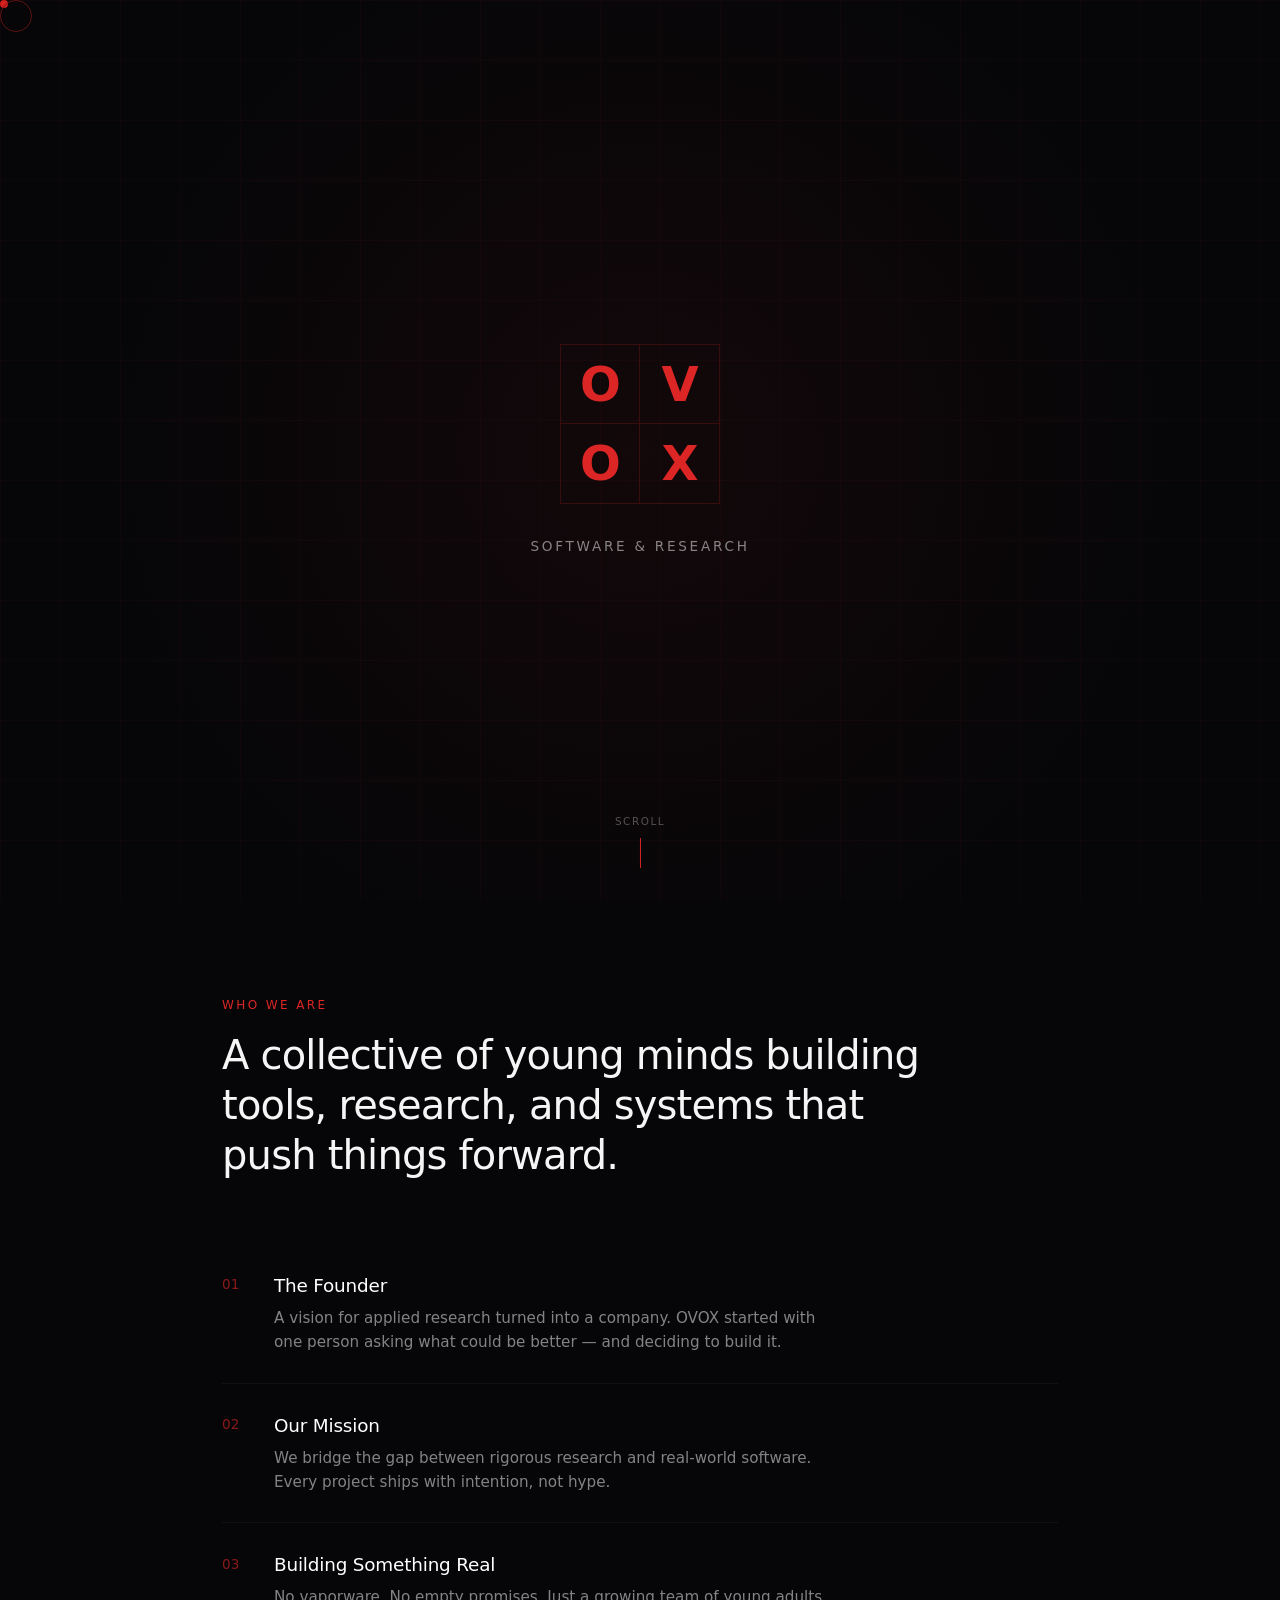
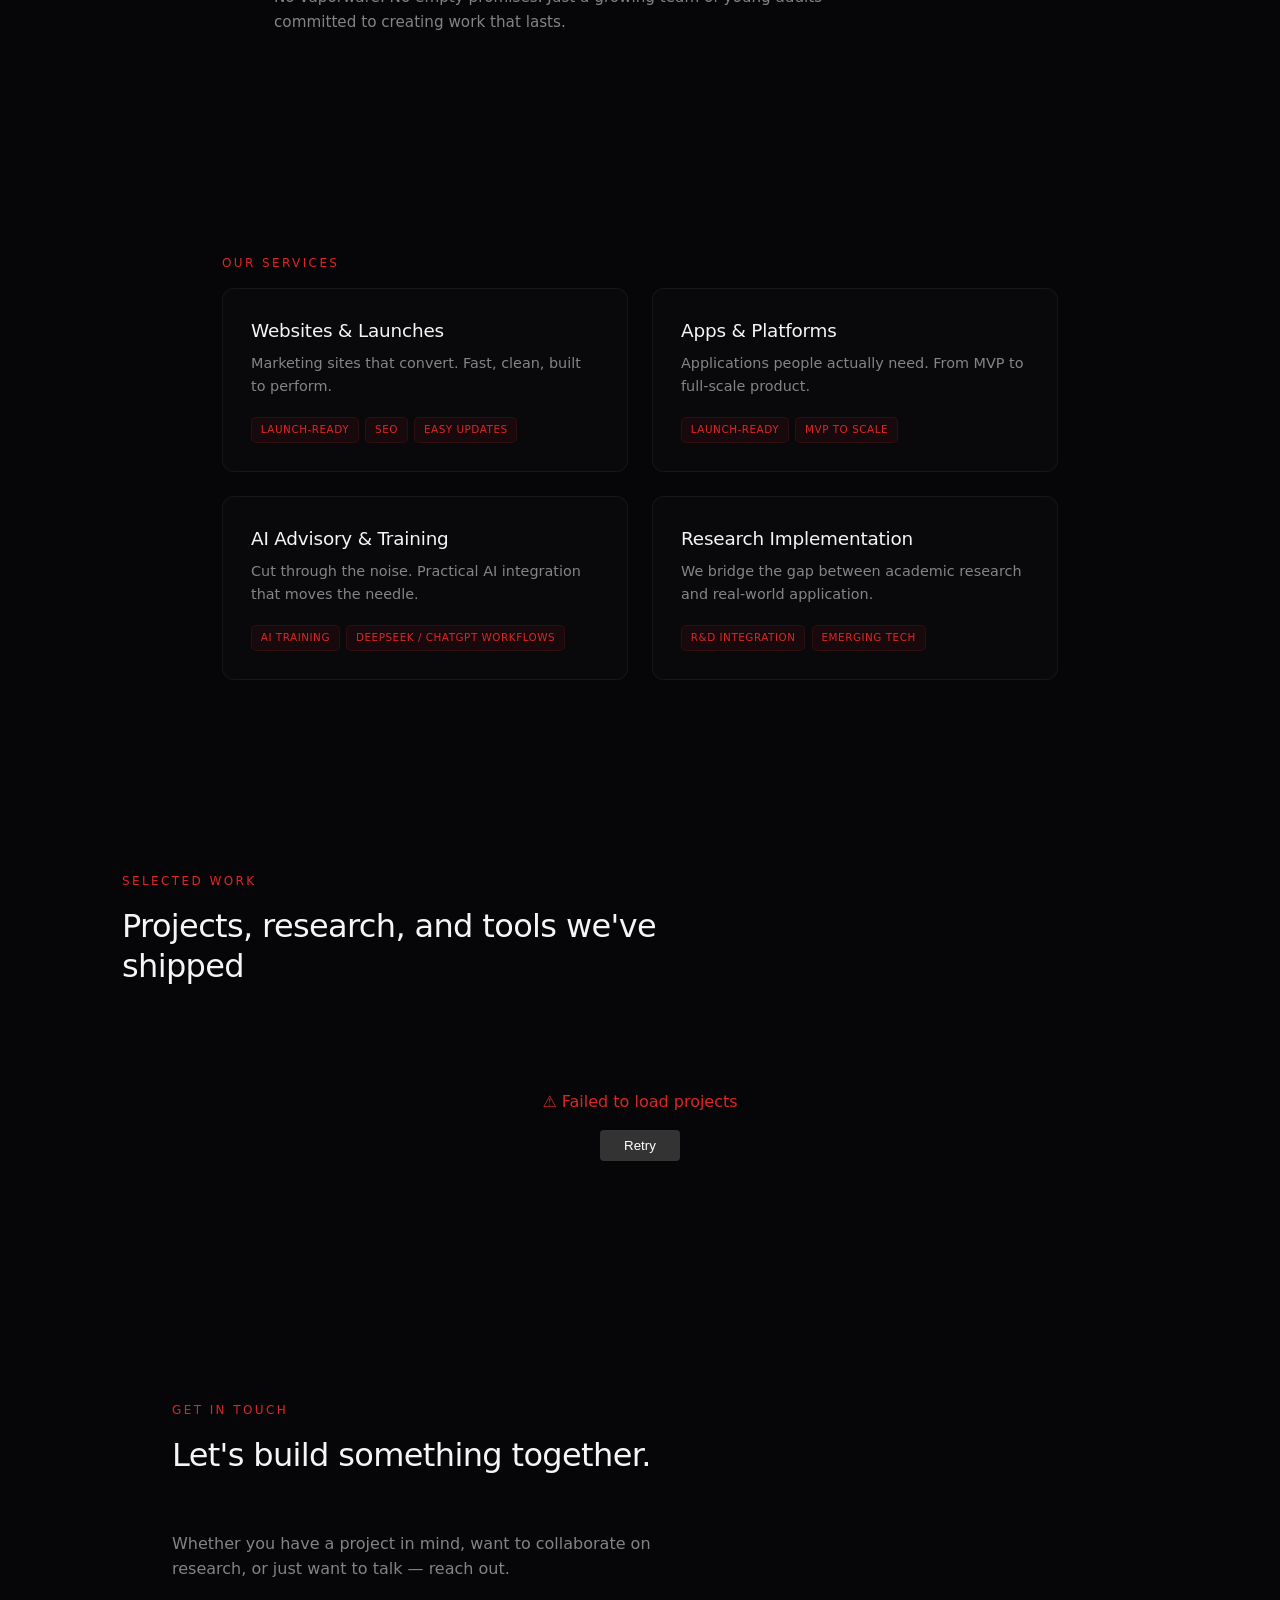
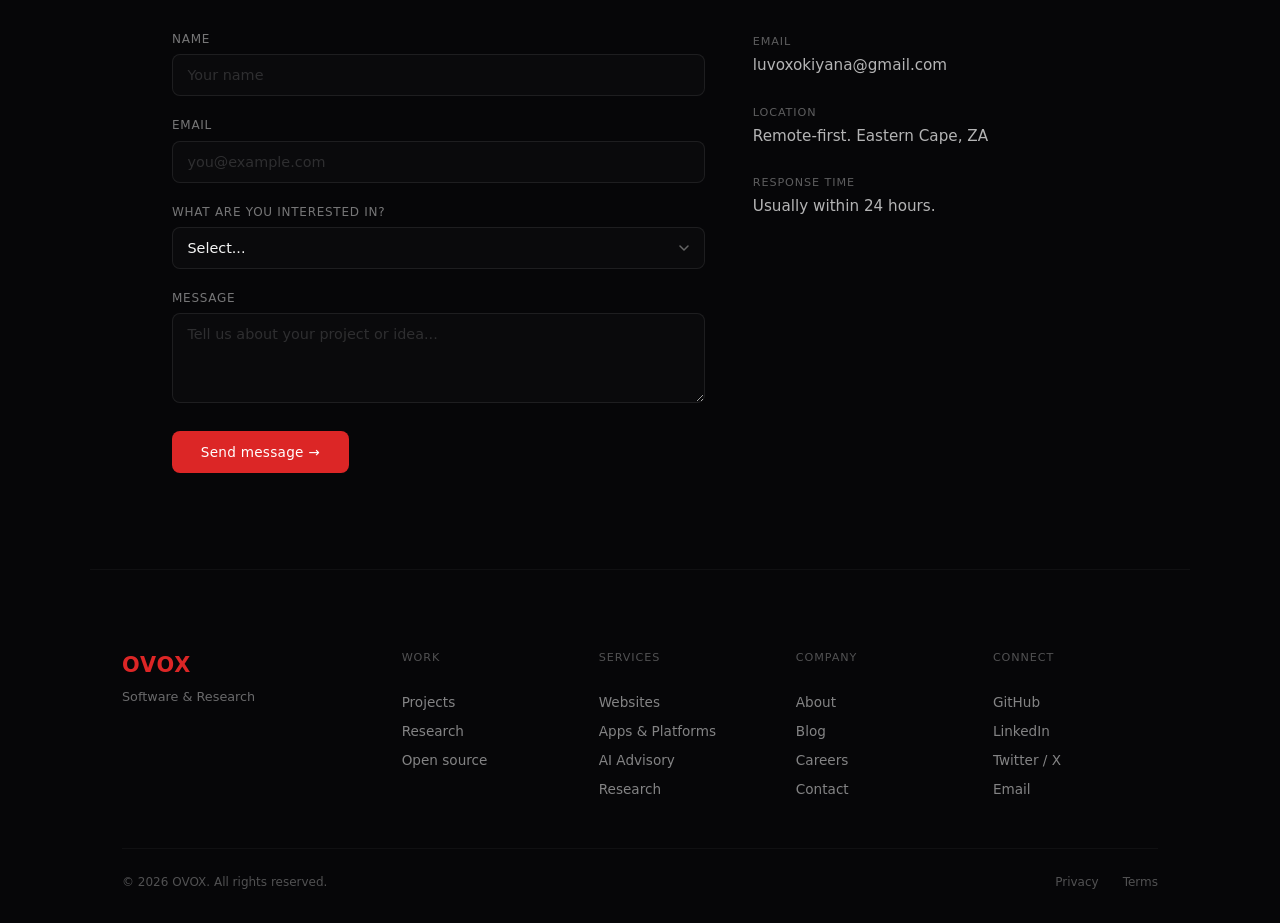
<file: index.html>
<!doctype html>
<html lang="en">
  <head>
    <meta charset="UTF-8" />
    <meta name="viewport" content="width=device-width, initial-scale=1.0" />

    <!-- ========== SEO & META TAGS ========== -->
    <title>OVOX | Software & Research</title>
    <meta
      name="description"
      content="OVOX is a collective of young minds building software, research, and tools that push things forward. We bridge the gap between research and real-world applications."
    />
    <meta
      name="keywords"
      content="software development, research, AI, web development, apps, OVOX"
    />
    <meta name="author" content="OVOX" />
    <meta name="robots" content="index, follow" />

    <!-- Open Graph / Social Media -->
    <meta property="og:title" content="OVOX | Software & Research" />
    <meta
      property="og:description"
      content="A collective of young minds building tools, research, and systems that push things forward."
    />
    <meta property="og:type" content="website" />
    <meta
      property="og:url"
      content="https://luvoxokiyana.github.io/ovox-website/"
    />
    <meta
      property="og:image"
      content="https://luvoxokiyana.github.io/ovox-website/assets/og-image.jpg"
    />
    <meta name="twitter:card" content="summary_large_image" />
    <meta name="twitter:title" content="OVOX | Software & Research" />
    <meta
      name="twitter:description"
      content="Building tools, research, and systems that push things forward."
    />

    <!-- Favicon - Complete Package -->
    <!-- SVG (Modern browsers) -->
    <link
      rel="icon"
      type="image/svg+xml"
      href="data:image/svg+xml,%3Csvg xmlns='http://www.w3.org/2000/svg' viewBox='0 0 100 100'%3E%3Crect width='100' height='100' fill='%23060608' rx='20'/%3E%3Ctext x='50' y='72' font-family='Arial, sans-serif' font-size='58' font-weight='700' fill='%23dc2626' text-anchor='middle'%3E[★]%3C/text%3E%3C/svg%3E"
    />

    <!-- Apple Touch Icon (iOS) -->
    <link
      rel="apple-touch-icon"
      sizes="180x180"
      href="data:image/svg+xml,%3Csvg xmlns='http://www.w3.org/2000/svg' viewBox='0 0 100 100'%3E%3Crect width='100' height='100' fill='%23060608' rx='20'/%3E%3Ctext x='50' y='72' font-family='Arial, sans-serif' font-size='58' font-weight='700' fill='%23dc2626' text-anchor='middle'%3E[★]%3C/text%3E%3C/svg%3E"
    />

    <!-- Standard favicon (Fallback) -->
    <link
      rel="shortcut icon"
      href="data:image/svg+xml,%3Csvg xmlns='http://www.w3.org/2000/svg' viewBox='0 0 100 100'%3E%3Crect width='100' height='100' fill='%23060608' rx='20'/%3E%3Ctext x='50' y='72' font-family='Arial, sans-serif' font-size='58' font-weight='700' fill='%23dc2626' text-anchor='middle'%3E[★]%3C/text%3E%3C/svg%3E"
    />

    <!-- Preconnect for performance -->
    <link rel="preconnect" href="https://api.github.com" />
    <link rel="preconnect" href="https://api.microlink.io" />

    <link rel="stylesheet" href="css/styles.css" />
  </head>
  <body>
    <!-- ========== SKIP TO CONTENT (Accessibility) ========== -->
    <a href="#about" class="skip-link">Skip to content</a>

    <!-- ========== CUSTOM CURSOR ========== -->
    <div class="cursor" id="cursor"></div>
    <div class="cursor-follower" id="cursorFollower"></div>

    <!-- ========== HERO ========== -->
    <section class="hero" id="home">
      <div class="particles" id="particles"></div>

      <div class="logo-wrapper reveal">
        <div class="logo-icon" role="img" aria-label="OVOX Logo">
          <div class="block">O</div>
          <div class="block">V</div>
          <div class="block">O</div>
          <div class="block">X</div>
        </div>
      </div>
      <p class="tagline reveal">Software &amp; Research</p>

      <div
        class="scroll-indicator"
        role="button"
        aria-label="Scroll down"
        tabindex="0"
      >
        <span>Scroll</span>
        <div class="scroll-line"></div>
      </div>
    </section>

    <!-- ========== ABOUT ========== -->
    <section class="about reveal" id="about">
      <span class="subheading">Who we are</span>
      <h2 class="heading">
        A collective of young minds building tools, research, and systems that
        push things forward.
      </h2>
      <div class="points">
        <div class="point">
          <span class="point-number">01</span>
          <div class="point-content">
            <h3 class="point-title">The Founder</h3>
            <p class="point-desc">
              A vision for applied research turned into a company. OVOX started
              with one person asking what could be better — and deciding to
              build it.
            </p>
          </div>
        </div>
        <div class="point">
          <span class="point-number">02</span>
          <div class="point-content">
            <h3 class="point-title">Our Mission</h3>
            <p class="point-desc">
              We bridge the gap between rigorous research and real-world
              software. Every project ships with intention, not hype.
            </p>
          </div>
        </div>
        <div class="point">
          <span class="point-number">03</span>
          <div class="point-content">
            <h3 class="point-title">Building Something Real</h3>
            <p class="point-desc">
              No vaporware. No empty promises. Just a growing team of young
              adults committed to creating work that lasts.
            </p>
          </div>
        </div>
      </div>
    </section>

    <!-- ========== SERVICES ========== -->
    <section class="our-services reveal" id="services">
      <span class="subheading">Our Services</span>
      <div class="services-grid">
        <div class="service">
          <div class="service-title">Websites &amp; Launches</div>
          <p class="service-desc">
            Marketing sites that convert. Fast, clean, built to perform.
          </p>
          <div class="badges">
            <span class="badge">Launch-ready</span>
            <span class="badge">SEO</span>
            <span class="badge">Easy updates</span>
          </div>
        </div>
        <div class="service">
          <div class="service-title">Apps &amp; Platforms</div>
          <p class="service-desc">
            Applications people actually need. From MVP to full-scale product.
          </p>
          <div class="badges">
            <span class="badge">Launch-ready</span>
            <span class="badge">MVP to scale</span>
          </div>
        </div>
        <div class="service">
          <div class="service-title">AI Advisory &amp; Training</div>
          <p class="service-desc">
            Cut through the noise. Practical AI integration that moves the
            needle.
          </p>
          <div class="badges">
            <span class="badge">AI training</span>
            <span class="badge">DeepSeek / ChatGPT workflows</span>
          </div>
        </div>
        <div class="service">
          <div class="service-title">Research Implementation</div>
          <p class="service-desc">
            We bridge the gap between academic research and real-world
            application.
          </p>
          <div class="badges">
            <span class="badge">R&amp;D integration</span>
            <span class="badge">Emerging tech</span>
          </div>
        </div>
      </div>
    </section>

    <!-- ========== SELECTED WORK ========== -->
    <section class="selected-work reveal" id="projects">
      <span class="subheading">Selected Work</span>
      <h2 class="section-heading">
        Projects, research, and tools we've shipped
      </h2>
      <div class="work-grid" id="github-projects">
        <!-- Populated dynamically from GitHub -->
      </div>
    </section>

    <!-- ========== CONTACT ========== -->
<section class="contact reveal" id="contact">
    <span class="subheading">Get in touch</span>
    <h2 class="section-heading">Let's build something together.</h2>
    <p class="contact-intro">Whether you have a project in mind, want to collaborate on research, or just want to talk — reach out.</p>
    <div class="contact-grid">
        <div class="contact-form-wrapper">
            <form class="contact-form" 
                  id="contactForm"
                  novalidate>
                
                <div class="form-group">
                    <label for="name">Name</label>
                    <input type="text" id="name" name="name" placeholder="Your name" required aria-required="true" />
                    <span class="form-error" id="nameError">Please enter your name</span>
                </div>
                
                <div class="form-group">
                    <label for="email">Email</label>
                    <input type="email" id="email" name="email" placeholder="you@example.com" required aria-required="true" />
                    <span class="form-error" id="emailError">Please enter a valid email</span>
                </div>
                
                <div class="form-group">
                    <label for="type">What are you interested in?</label>
                    <select id="type" name="interest">
                        <option value="">Select...</option>
                        <option value="project">New project</option>
                        <option value="research">Research collaboration</option>
                        <option value="advisory">AI advisory</option>
                        <option value="other">Something else</option>
                    </select>
                </div>
                
                <div class="form-group">
                    <label for="message">Message</label>
                    <textarea id="message" name="message" rows="4" placeholder="Tell us about your project or idea..." required aria-required="true"></textarea>
                    <span class="form-error" id="messageError">Please enter a message</span>
                </div>
                
                <button type="submit" class="submit-btn" id="submitBtn">
                    <span class="btn-text">Send message →</span>
                    <span class="btn-loader" style="display: none;">⏳</span>
                </button>
                
                <div id="formStatus" class="form-status" style="display: none;"></div>
            </form>
        </div>
        
        <div class="contact-info">
            <div class="info-item">
                <span class="info-label">Email</span>
                <a href="mailto:luvoxokiyana@gmail.com" class="info-value">luvoxokiyana@gmail.com</a>
            </div>
            <div class="info-item">
                <span class="info-label">Location</span>
                <span class="info-value">Remote-first. Eastern Cape, ZA</span>
            </div>
            <div class="info-item">
                <span class="info-label">Response time</span>
                <span class="info-value">Usually within 24 hours.</span>
            </div>
        </div>
    </div>
</section>

    <!-- ========== FOOTER ========== -->
    <footer class="footer">
      <div class="footer-grid">
        <div class="footer-brand">
          <div class="footer-logo">
            <span>OVOX</span>
          </div>
          <p class="footer-tagline">Software &amp; Research</p>
        </div>
        <div class="footer-links">
          <h4 class="footer-heading">Work</h4>
          <a href="#projects">Projects</a>
          <a href="#projects">Research</a>
          <a
            href="https://github.com/luvoxokiyana"
            target="_blank"
            rel="noopener noreferrer"
            >Open source</a
          >
        </div>
        <div class="footer-links">
          <h4 class="footer-heading">Services</h4>
          <a href="#services">Websites</a>
          <a href="#services">Apps &amp; Platforms</a>
          <a href="#services">AI Advisory</a>
          <a href="#services">Research</a>
        </div>
        <div class="footer-links">
          <h4 class="footer-heading">Company</h4>
          <a href="#about">About</a>
          <a href="#about">Blog</a>
          <a href="#about">Careers</a>
          <a href="#contact">Contact</a>
        </div>
        <div class="footer-links">
          <h4 class="footer-heading">Connect</h4>
          <a
            href="https://github.com/luvoxokiyana"
            target="_blank"
            rel="noopener noreferrer"
            >GitHub</a
          >
          <a href="#" id="linkedinLink">LinkedIn</a>
          <a href="#" id="twitterLink">Twitter / X</a>
          <a href="mailto:luvoxokiyana@gmail.com">Email</a>
        </div>
      </div>
      <div class="footer-bottom">
        <span>&copy; 2026 OVOX. All rights reserved.</span>
        <div class="footer-bottom-links">
          <a href="#" id="privacyLink">Privacy</a>
          <a href="#" id="termsLink">Terms</a>
        </div>
      </div>
    </footer>

    <script src="js/main.js"></script>
  </body>
</html>
</file>
<file: css/styles.css>
/* ========== RESET & BASE ========== */
* {
  margin: 0;
  padding: 0;
  box-sizing: border-box;
}

html {
  scroll-behavior: smooth;
}

body {
  font-family:
    "Inter",
    "SF Pro Display",
    "Segoe UI",
    system-ui,
    -apple-system,
    sans-serif;
  background: #060608;
  color: #ffffff;
  line-height: 1.5;
  cursor: default;
  overflow-x: hidden;
}

/* ========== SKIP LINK (Accessibility) ========== */
.skip-link {
  position: absolute;
  top: -100%;
  left: 50%;
  transform: translateX(-50%);
  background: #dc2626;
  color: white;
  padding: 0.75rem 1.5rem;
  border-radius: 0 0 8px 8px;
  z-index: 10000;
  text-decoration: none;
  font-weight: 500;
  transition: top 0.3s ease;
}

.skip-link:focus {
  top: 0;
}

/* ========== CUSTOM CURSOR ========== */
.cursor {
  width: 8px;
  height: 8px;
  background: #dc2626;
  border-radius: 50%;
  position: fixed;
  pointer-events: none;
  z-index: 9999;
  mix-blend-mode: difference;
  transition: transform 0.15s ease;
}

.cursor-follower {
  width: 32px;
  height: 32px;
  border: 1px solid rgba(220, 38, 38, 0.4);
  border-radius: 50%;
  position: fixed;
  pointer-events: none;
  z-index: 9998;
  transition:
    transform 0.3s ease,
    width 0.3s ease,
    height 0.3s ease;
}

/* ========== UTILITY ========== */
.subheading {
  display: block;
  font-size: 0.75rem;
  font-weight: 500;
  letter-spacing: 0.2em;
  text-transform: uppercase;
  color: #dc2626;
  margin-bottom: 1rem;
}

.section-heading {
  font-size: 2rem;
  font-weight: 500;
  letter-spacing: -0.02em;
  line-height: 1.25;
  color: #f5f5f5;
  margin-bottom: 3.5rem;
  max-width: 600px;
}

/* ========== HERO ========== */
.hero {
  min-height: 100vh;
  background-color: #060608;
  display: flex;
  flex-direction: column;
  align-items: center;
  justify-content: center;
  position: relative;
  overflow: hidden;
  background-image:
    linear-gradient(rgba(220, 38, 38, 0.04) 1px, transparent 1px),
    linear-gradient(90deg, rgba(220, 38, 38, 0.04) 1px, transparent 1px);
  background-size: 60px 60px;
}

.hero::before {
  content: "";
  position: absolute;
  inset: 0;
  background: radial-gradient(
    circle at 50% 50%,
    rgba(220, 38, 38, 0.06) 0%,
    transparent 70%
  );
  pointer-events: none;
}

.hero::after {
  content: "";
  position: absolute;
  top: 0;
  left: 0;
  width: 100%;
  height: 100%;
  background: repeating-linear-gradient(
    0deg,
    transparent,
    transparent 2px,
    rgba(0, 0, 0, 0.03) 2px,
    rgba(0, 0, 0, 0.03) 4px
  );
  pointer-events: none;
  z-index: 1;
}

.particles {
  position: absolute;
  inset: 0;
  pointer-events: none;
  z-index: 0;
}

.particle {
  position: absolute;
  width: 2px;
  height: 2px;
  background: #dc2626;
  border-radius: 50%;
  animation: float 6s infinite;
  opacity: 0;
}

@keyframes float {
  0% {
    opacity: 0;
    transform: translateY(0) translateX(0);
  }
  20% {
    opacity: 0.6;
  }
  100% {
    opacity: 0;
    transform: translateY(-100vh) translateX(50px);
  }
}

.logo-wrapper {
  position: relative;
  z-index: 2;
  margin-bottom: 2rem;
}

.logo-icon {
  display: grid;
  grid-template-columns: 1fr 1fr;
  grid-template-rows: 1fr 1fr;
  width: 160px;
  height: 160px;
  font-weight: 700;
  transition: transform 0.4s cubic-bezier(0.175, 0.885, 0.32, 1.275);
  animation: logoPulse 4s ease-in-out infinite;
}

@keyframes logoPulse {
  0%,
  100% {
    filter: drop-shadow(0 0 20px rgba(220, 38, 38, 0.3));
  }
  50% {
    filter: drop-shadow(0 0 40px rgba(220, 38, 38, 0.6));
  }
}

.logo-icon:hover {
  transform: scale(1.05) rotate(-2deg);
}

.block {
  display: flex;
  align-items: center;
  justify-content: center;
  font-size: 3rem;
  font-weight: 600;
  letter-spacing: -0.02em;
  color: #dc2626;
  background: transparent;
  border: 1px solid rgba(220, 38, 38, 0.2);
  transition: all 0.3s ease;
  user-select: none;
  position: relative;
}

.block:nth-child(1) {
  border-right: 1px solid rgba(220, 38, 38, 0.2);
  border-bottom: 1px solid rgba(220, 38, 38, 0.2);
}
.block:nth-child(2) {
  border-left: none;
  border-bottom: 1px solid rgba(220, 38, 38, 0.2);
}
.block:nth-child(3) {
  border-right: 1px solid rgba(220, 38, 38, 0.2);
  border-top: none;
}
.block:nth-child(4) {
  border-left: none;
  border-top: none;
}

.logo-icon:hover .block {
  border-color: rgba(220, 38, 38, 0.6);
  text-shadow: 0 0 20px rgba(220, 38, 38, 0.5);
}

.tagline {
  position: relative;
  z-index: 2;
  font-size: 0.85rem;
  font-weight: 400;
  letter-spacing: 0.2em;
  text-transform: uppercase;
  color: rgba(255, 255, 255, 0.5);
  animation: fadeInUp 1s ease 0.3s both;
}

@keyframes fadeInUp {
  from {
    opacity: 0;
    transform: translateY(20px);
  }
  to {
    opacity: 1;
    transform: translateY(0);
  }
}

.scroll-indicator {
  position: absolute;
  bottom: 2rem;
  left: 50%;
  transform: translateX(-50%);
  z-index: 2;
  display: flex;
  flex-direction: column;
  align-items: center;
  gap: 0.5rem;
  animation: bounce 2s infinite;
  cursor: pointer;
}

.scroll-indicator span {
  font-size: 0.65rem;
  letter-spacing: 0.15em;
  text-transform: uppercase;
  color: rgba(255, 255, 255, 0.3);
}

.scroll-line {
  width: 1px;
  height: 30px;
  background: rgba(220, 38, 38, 0.4);
  position: relative;
  overflow: hidden;
}

.scroll-line::after {
  content: "";
  position: absolute;
  top: 0;
  left: 0;
  width: 100%;
  height: 100%;
  background: #dc2626;
  animation: scrollDown 2s infinite;
}

@keyframes scrollDown {
  0% {
    transform: translateY(-100%);
  }
  100% {
    transform: translateY(100%);
  }
}

@keyframes bounce {
  0%,
  100% {
    transform: translateX(-50%) translateY(0);
  }
  50% {
    transform: translateX(-50%) translateY(8px);
  }
}

/* ========== ABOUT ========== */
.about {
  max-width: 900px;
  margin: 0 auto;
  padding: 6rem 2rem;
  color: #ffffff;
  position: relative;
}

.heading {
  font-size: 2.5rem;
  font-weight: 500;
  line-height: 1.25;
  letter-spacing: -0.02em;
  color: #f5f5f5;
  margin-bottom: 4rem;
  max-width: 700px;
}

.points {
  display: flex;
  flex-direction: column;
  gap: 0;
}

.point {
  display: flex;
  align-items: flex-start;
  gap: 1.5rem;
  padding: 1.75rem 0;
  border-bottom: 1px solid rgba(255, 255, 255, 0.04);
  transition: all 0.3s ease;
  cursor: default;
  position: relative;
}

.point::before {
  content: "";
  position: absolute;
  left: 0;
  top: 0;
  width: 0;
  height: 100%;
  background: rgba(220, 38, 38, 0.03);
  transition: width 0.4s ease;
}

.point:hover::before {
  width: 100%;
}

.point:hover {
  padding-left: 0.5rem;
}

.point:last-child {
  border-bottom: none;
}

.point-number {
  font-size: 0.85rem;
  font-weight: 500;
  color: #dc2626;
  opacity: 0.6;
  min-width: 28px;
  padding-top: 0.15rem;
  transition: opacity 0.3s ease;
  position: relative;
  z-index: 1;
}

.point:hover .point-number {
  opacity: 1;
}

.point-content {
  position: relative;
  z-index: 1;
}

.point-title {
  font-size: 1.15rem;
  font-weight: 500;
  color: #ffffff;
  margin-bottom: 0.4rem;
  letter-spacing: -0.01em;
}

.point-desc {
  font-size: 0.95rem;
  line-height: 1.6;
  color: rgba(255, 255, 255, 0.5);
  max-width: 550px;
  transition: color 0.3s ease;
}

.point:hover .point-desc {
  color: rgba(255, 255, 255, 0.7);
}

/* ========== SERVICES ========== */
.our-services {
  max-width: 900px;
  margin: 0 auto;
  padding: 6rem 2rem;
  color: #ffffff;
}

.services-grid {
  display: grid;
  grid-template-columns: 1fr 1fr;
  gap: 1.5rem;
}

.service {
  background: rgba(255, 255, 255, 0.015);
  border: 1px solid rgba(255, 255, 255, 0.05);
  border-radius: 12px;
  padding: 1.75rem;
  transition: all 0.4s cubic-bezier(0.175, 0.885, 0.32, 1.275);
  position: relative;
  overflow: hidden;
}

.service::after {
  content: "";
  position: absolute;
  top: -50%;
  right: -50%;
  width: 100%;
  height: 100%;
  background: radial-gradient(
    circle,
    rgba(220, 38, 38, 0.08) 0%,
    transparent 70%
  );
  opacity: 0;
  transition: opacity 0.4s ease;
  pointer-events: none;
}

.service:hover {
  border-color: rgba(220, 38, 38, 0.25);
  transform: translateY(-4px);
  box-shadow: 0 20px 40px rgba(0, 0, 0, 0.4);
}

.service:hover::after {
  opacity: 1;
}

.service-title {
  font-size: 1.15rem;
  font-weight: 500;
  letter-spacing: -0.01em;
  color: #f5f5f5;
  margin-bottom: 0.5rem;
  position: relative;
  z-index: 1;
}

.service-desc {
  font-size: 0.9rem;
  line-height: 1.55;
  color: rgba(255, 255, 255, 0.5);
  margin-bottom: 1.25rem;
  position: relative;
  z-index: 1;
}

.badges {
  display: flex;
  flex-wrap: wrap;
  gap: 0.4rem;
  position: relative;
  z-index: 1;
}

.badge {
  font-size: 0.65rem;
  font-weight: 500;
  letter-spacing: 0.05em;
  text-transform: uppercase;
  color: #dc2626;
  background: rgba(220, 38, 38, 0.07);
  border: 1px solid rgba(220, 38, 38, 0.12);
  border-radius: 5px;
  padding: 0.25rem 0.55rem;
  white-space: nowrap;
  transition: all 0.3s ease;
}

.service:hover .badge {
  border-color: rgba(220, 38, 38, 0.3);
  background: rgba(220, 38, 38, 0.1);
}

/* ========== SELECTED WORK ========== */
.selected-work {
  max-width: 1100px;
  margin: 0 auto;
  padding: 6rem 2rem;
  color: #ffffff;
}

.work-grid {
  display: grid;
  grid-template-columns: repeat(3, 1fr);
  gap: 1.5rem;
}

.work-card {
  background: rgba(255, 255, 255, 0.015);
  border: 1px solid rgba(255, 255, 255, 0.05);
  border-radius: 12px;
  overflow: hidden;
  transition: all 0.4s cubic-bezier(0.175, 0.885, 0.32, 1.275);
  display: flex;
  flex-direction: column;
  position: relative;
}

.work-card:hover {
  border-color: rgba(220, 38, 38, 0.25);
  transform: translateY(-6px);
  box-shadow: 0 30px 60px rgba(0, 0, 0, 0.5);
}

.work-image {
  width: 100%;
  aspect-ratio: 3 / 2;
  overflow: hidden;
  background: #0d0d0d;
  border-bottom: 1px solid rgba(255, 255, 255, 0.05);
  position: relative;
}

.work-image img {
  width: 100%;
  height: 100%;
  object-fit: cover;
  display: block;
  transition: transform 0.5s ease;
}

.work-card:hover .work-image img {
  transform: scale(1.05);
}

.work-image::after {
  content: "";
  position: absolute;
  inset: 0;
  background: rgba(220, 38, 38, 0.1);
  opacity: 0;
  transition: opacity 0.3s ease;
}

.work-card:hover .work-image::after {
  opacity: 1;
}

.work-body {
  padding: 1.25rem 1.25rem 1.5rem;
  display: flex;
  flex-direction: column;
  flex: 1;
}

.work-title {
  font-size: 1.05rem;
  font-weight: 500;
  letter-spacing: -0.01em;
  color: #f5f5f5;
  margin-bottom: 0.5rem;
  margin-top: 0.85rem;
}

.work-desc {
  font-size: 0.85rem;
  line-height: 1.55;
  color: rgba(255, 255, 255, 0.5);
  margin-bottom: 1.25rem;
  flex: 1;
}

.work-actions {
  display: flex;
  gap: 1rem;
  padding-top: 0.75rem;
  border-top: 1px solid rgba(255, 255, 255, 0.05);
}

.action-link {
  font-size: 0.8rem;
  font-weight: 500;
  color: #dc2626;
  text-decoration: none;
  transition: all 0.2s ease;
  letter-spacing: 0.01em;
  position: relative;
}

.action-link::after {
  content: "";
  position: absolute;
  bottom: -2px;
  left: 0;
  width: 0;
  height: 1px;
  background: #dc2626;
  transition: width 0.3s ease;
}

.action-link:hover::after {
  width: 100%;
}

.action-link.external {
  color: rgba(255, 255, 255, 0.4);
}

.action-link.external::after {
  background: rgba(255, 255, 255, 0.4);
}

.action-link.external:hover {
  color: rgba(255, 255, 255, 0.8);
}

/* ========== CONTACT ========== */
.contact {
  max-width: 1000px;
  margin: 0 auto;
  padding: 6rem 2rem;
  color: #ffffff;
}

.contact-intro {
  font-size: 1rem;
  line-height: 1.6;
  color: rgba(255, 255, 255, 0.5);
  margin-bottom: 3rem;
  max-width: 500px;
}

.contact-grid {
  display: grid;
  grid-template-columns: 1.2fr 0.8fr;
  gap: 3rem;
}

.contact-form {
  display: flex;
  flex-direction: column;
  gap: 1.25rem;
}

.form-group {
  display: flex;
  flex-direction: column;
  gap: 0.4rem;
}

.form-group label {
  font-size: 0.75rem;
  font-weight: 500;
  letter-spacing: 0.06em;
  text-transform: uppercase;
  color: rgba(255, 255, 255, 0.45);
}

.form-group input,
.form-group select,
.form-group textarea {
  background: rgba(255, 255, 255, 0.02);
  border: 1px solid rgba(255, 255, 255, 0.08);
  border-radius: 8px;
  padding: 0.75rem 0.9rem;
  font-size: 0.9rem;
  font-family: inherit;
  color: #f5f5f5;
  transition: all 0.3s ease;
  outline: none;
  resize: vertical;
}

.form-group input:focus,
.form-group select:focus,
.form-group textarea:focus {
  border-color: rgba(220, 38, 38, 0.5);
  background: rgba(220, 38, 38, 0.03);
  box-shadow: 0 0 0 4px rgba(220, 38, 38, 0.05);
}

.form-group input::placeholder,
.form-group textarea::placeholder {
  color: rgba(255, 255, 255, 0.15);
}

.form-group select {
  appearance: none;
  background-image: url("data:image/svg+xml,%3Csvg width='10' height='6' viewBox='0 0 10 6' fill='none' xmlns='http://www.w3.org/2000/svg'%3E%3Cpath d='M1 1L5 5L9 1' stroke='%23666666' stroke-width='1.5' stroke-linecap='round' stroke-linejoin='round'/%3E%3C/svg%3E");
  background-repeat: no-repeat;
  background-position: right 0.9rem center;
  padding-right: 2.2rem;
  cursor: pointer;
}

.form-group select option {
  background: #111;
  color: #f5f5f5;
}

/* Form Error States */
.form-group.error input,
.form-group.error textarea {
  border-color: #dc2626 !important;
  background: rgba(220, 38, 38, 0.05) !important;
}

.form-error {
  font-size: 0.75rem;
  color: #dc2626;
  display: none;
  margin-top: 0.25rem;
}

.form-group.error .form-error {
  display: block;
}

.form-status {
  padding: 0.75rem 1rem;
  border-radius: 8px;
  font-size: 0.9rem;
  margin-top: 0.5rem;
}

.form-status.success {
  background: rgba(22, 163, 74, 0.1);
  border: 1px solid rgba(22, 163, 74, 0.3);
  color: #4ade80;
}

.form-status.error {
  background: rgba(220, 38, 38, 0.1);
  border: 1px solid rgba(220, 38, 38, 0.3);
  color: #dc2626;
}

.submit-btn {
  display: inline-flex;
  align-items: center;
  justify-content: center;
  gap: 0.5rem;
  width: fit-content;
  margin-top: 0.5rem;
  padding: 0.8rem 1.8rem;
  font-size: 0.85rem;
  font-weight: 500;
  font-family: inherit;
  letter-spacing: 0.02em;
  color: #ffffff;
  background: #dc2626;
  border: none;
  border-radius: 8px;
  cursor: pointer;
  transition: all 0.3s ease;
  position: relative;
  overflow: hidden;
  min-width: 160px;
}

.submit-btn::before {
  content: "";
  position: absolute;
  top: 50%;
  left: 50%;
  width: 0;
  height: 0;
  background: rgba(255, 255, 255, 0.2);
  border-radius: 50%;
  transform: translate(-50%, -50%);
  transition:
    width 0.6s ease,
    height 0.6s ease;
}

.submit-btn:hover::before {
  width: 300px;
  height: 300px;
}

.submit-btn:hover {
  background: #b91c1c;
  transform: translateY(-2px);
  box-shadow: 0 10px 30px rgba(220, 38, 38, 0.3);
}

.submit-btn:active {
  transform: translateY(0);
}

.submit-btn.loading {
  opacity: 0.7;
  pointer-events: none;
}

.submit-btn .btn-loader {
  display: none;
}

.submit-btn.loading .btn-text {
  display: none;
}

.submit-btn.loading .btn-loader {
  display: inline;
}

.contact-info {
  display: flex;
  flex-direction: column;
  gap: 1.75rem;
  padding-top: 0.25rem;
}

.info-item {
  display: flex;
  flex-direction: column;
  gap: 0.2rem;
  transition: transform 0.3s ease;
}

.info-item:hover {
  transform: translateX(4px);
}

.info-label {
  font-size: 0.7rem;
  font-weight: 500;
  letter-spacing: 0.08em;
  text-transform: uppercase;
  color: rgba(255, 255, 255, 0.35);
}

.info-value {
  font-size: 0.95rem;
  color: rgba(255, 255, 255, 0.7);
  text-decoration: none;
  transition: color 0.2s ease;
}

a.info-value:hover {
  color: #dc2626;
}

/* ========== FOOTER ========== */
.footer {
  max-width: 1100px;
  margin: 0 auto;
  padding: 5rem 2rem 2rem;
  color: #ffffff;
  border-top: 1px solid rgba(255, 255, 255, 0.04);
}

.footer-grid {
  display: grid;
  grid-template-columns: 1.5fr 1fr 1fr 1fr 1fr;
  gap: 2rem;
  margin-bottom: 3rem;
}

.footer-logo span {
  font-size: 1.3rem;
  font-weight: 700;
  letter-spacing: 0.04em;
  color: #dc2626;
  transition: text-shadow 0.3s ease;
}

.footer-logo:hover span {
  text-shadow: 0 0 20px rgba(220, 38, 38, 0.5);
}

.footer-tagline {
  font-size: 0.8rem;
  color: rgba(255, 255, 255, 0.4);
  margin-top: 0.35rem;
}

.footer-heading {
  font-size: 0.7rem;
  font-weight: 500;
  letter-spacing: 0.08em;
  text-transform: uppercase;
  color: rgba(255, 255, 255, 0.3);
  margin-bottom: 1rem;
}

.footer-links {
  display: flex;
  flex-direction: column;
  gap: 0.55rem;
}

.footer-links a {
  font-size: 0.85rem;
  color: rgba(255, 255, 255, 0.5);
  text-decoration: none;
  transition: all 0.2s ease;
  width: fit-content;
  position: relative;
}

.footer-links a::after {
  content: "";
  position: absolute;
  bottom: -2px;
  left: 0;
  width: 0;
  height: 1px;
  background: #dc2626;
  transition: width 0.3s ease;
}

.footer-links a:hover {
  color: #dc2626;
}

.footer-links a:hover::after {
  width: 100%;
}

.footer-bottom {
  display: flex;
  justify-content: space-between;
  align-items: center;
  padding-top: 1.5rem;
  border-top: 1px solid rgba(255, 255, 255, 0.04);
  font-size: 0.75rem;
  color: rgba(255, 255, 255, 0.3);
}

.footer-bottom-links {
  display: flex;
  gap: 1.5rem;
}

.footer-bottom-links a {
  color: rgba(255, 255, 255, 0.3);
  text-decoration: none;
  transition: color 0.2s ease;
}

.footer-bottom-links a:hover {
  color: rgba(255, 255, 255, 0.6);
}

/* ========== REVEAL ON SCROLL ========== */
.reveal {
  opacity: 0;
  transform: translateY(30px);
  transition:
    opacity 0.8s ease,
    transform 0.8s ease;
}

.reveal.visible {
  opacity: 1;
  transform: translateY(0);
}

/* ========== RESPONSIVE ========== */
@media (max-width: 900px) {
  .work-grid {
    grid-template-columns: 1fr 1fr;
  }
  .footer-grid {
    grid-template-columns: 1fr 1fr;
  }
  .footer-brand {
    grid-column: 1 / -1;
  }
}

@media (max-width: 768px) {
  .cursor,
  .cursor-follower {
    display: none !important;
  }
  
  .contact-grid {
    grid-template-columns: 1fr;
  }
  .contact-info {
    flex-direction: row;
    flex-wrap: wrap;
  }
  .heading {
    font-size: 1.75rem;
  }
  .section-heading {
    font-size: 1.5rem;
  }
  
  .logo-icon {
    width: 120px;
    height: 120px;
  }
  
  .block {
    font-size: 2.2rem;
  }
}

@media (max-width: 700px) {
  .services-grid {
    grid-template-columns: 1fr;
  }
}

@media (max-width: 550px) {
  .work-grid {
    grid-template-columns: 1fr;
  }
  .footer-grid {
    grid-template-columns: 1fr;
  }
  .footer-bottom {
    flex-direction: column;
    gap: 0.75rem;
    align-items: flex-start;
  }
  .point {
    flex-direction: column;
    gap: 0.5rem;
  }
}

@media (max-width: 480px) {
  .hero {
    min-height: 80vh;
  }
  
  .logo-icon {
    width: 100px;
    height: 100px;
  }
  
  .block {
    font-size: 1.8rem;
  }
  
  .tagline {
    font-size: 0.7rem;
  }
  
  .about,
  .our-services,
  .selected-work,
  .contact {
    padding: 3rem 1.25rem;
  }
  
  .footer {
    padding: 3rem 1.25rem 1.5rem;
  }
  
  .footer-grid {
    grid-template-columns: 1fr;
  }
  
  .footer-bottom {
    flex-direction: column;
    gap: 0.75rem;
    align-items: flex-start;
  }
  
  .submit-btn {
    width: 100%;
    justify-content: center;
  }
}

/* ========== ANIMATIONS ========== */
@keyframes spin {
  to {
    transform: rotate(360deg);
  }
}

/* ========== ACCESSIBILITY ========== */
a:focus-visible,
button:focus-visible,
input:focus-visible,
select:focus-visible,
textarea:focus-visible {
  outline: 2px solid #dc2626;
  outline-offset: 2px;
}

/* ========== 404 PAGE ========== */
.page-404 {
  min-height: 100vh;
  display: flex;
  flex-direction: column;
  align-items: center;
  justify-content: center;
  padding: 2rem;
  text-align: center;
}

.page-404 h1 {
  font-size: 6rem;
  font-weight: 700;
  color: #dc2626;
  margin-bottom: 0.5rem;
}

.page-404 p {
  font-size: 1.2rem;
  color: rgba(255, 255, 255, 0.6);
  margin-bottom: 2rem;
}
</file>
